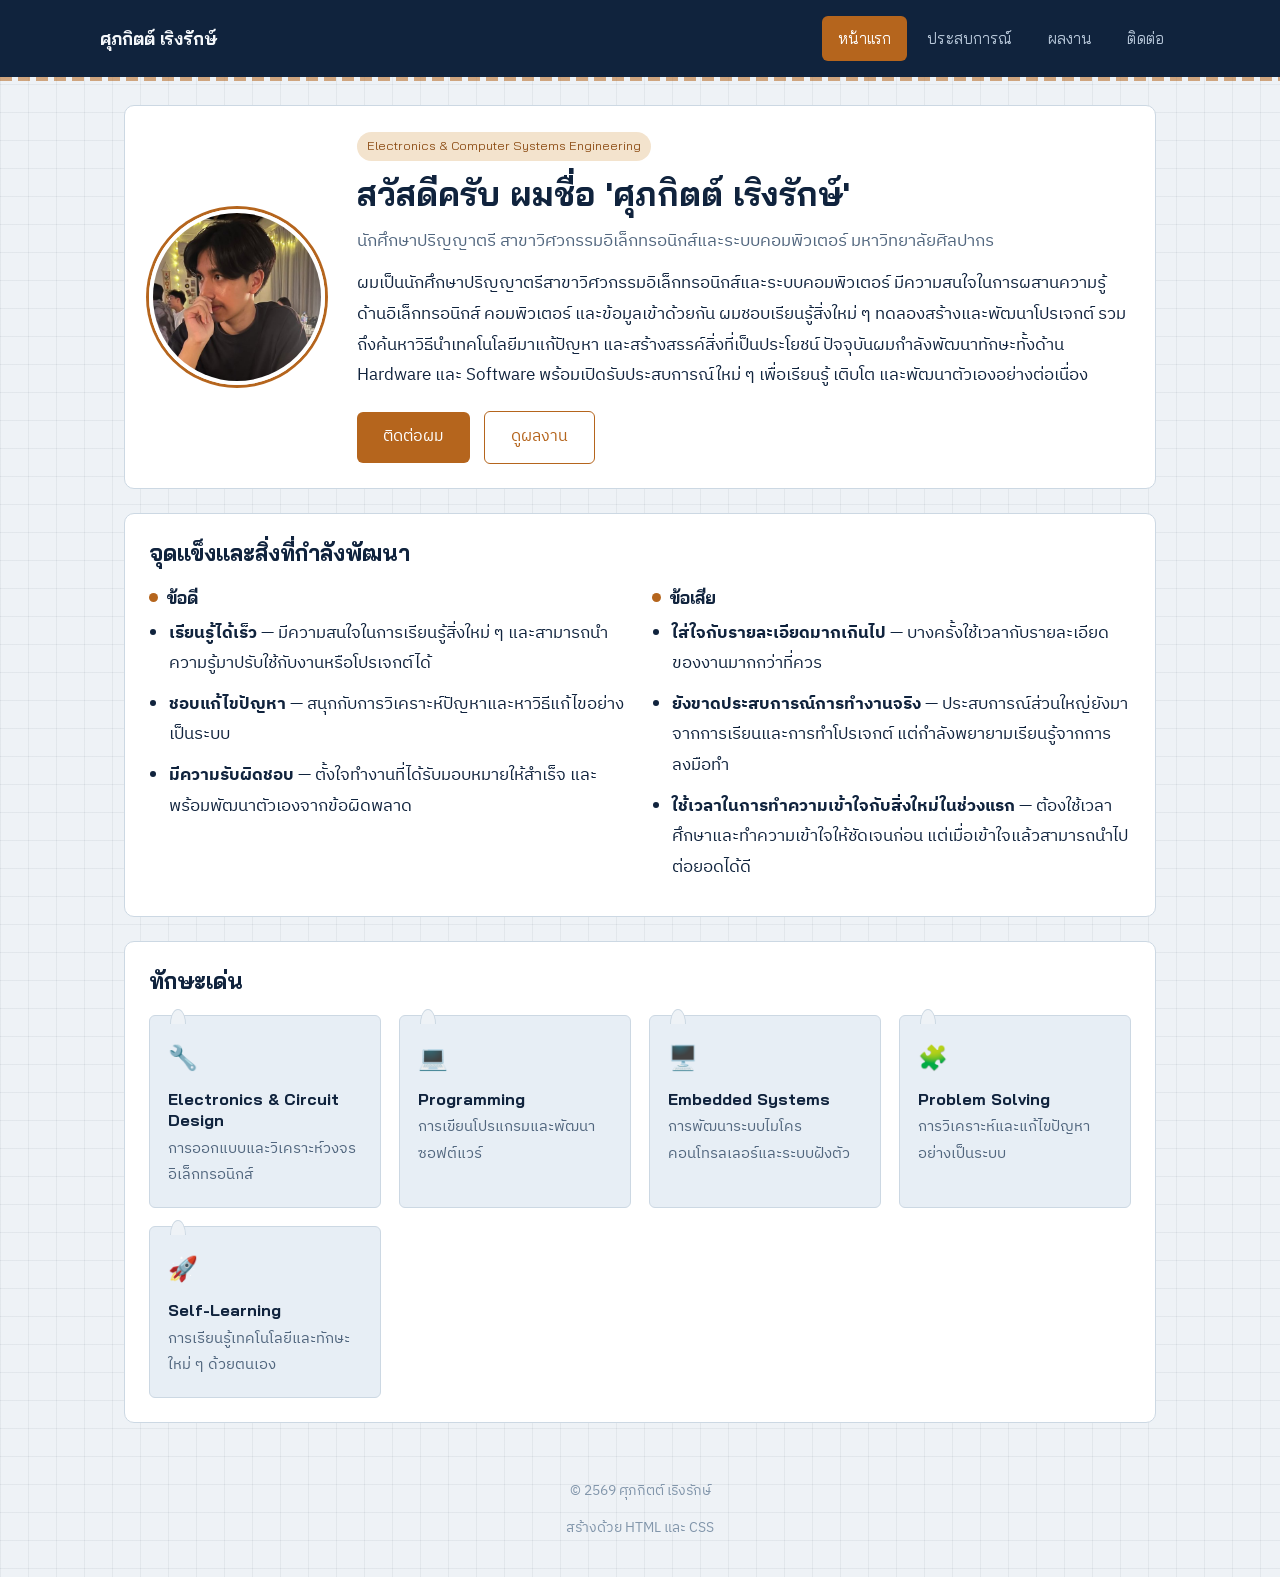
<file: index.html>
<!DOCTYPE html>
<html lang="th">

<head>
  <meta charset="UTF-8">
  <meta name="viewport" content="width=device-width, initial-scale=1.0">
  <title>หน้าแรก | ศุภกิตต์ เริงรักษ์</title>
  <link rel="preconnect" href="https://fonts.googleapis.com">
  <link
    href="https://fonts.googleapis.com/css2?family=Bai+Jamjuree:wght@500;600;700&family=IBM+Plex+Sans+Thai:wght@400;500;600&display=swap"
    rel="stylesheet">
  <link rel="stylesheet" href="style.css">
</head>

<body>

  <header class="site-header">
    <div class="header-inner">
      <a href="index.html" class="logo">ศุภกิตต์ เริงรักษ์</a>
      <button class="menu-toggle" id="menu-toggle" aria-label="เปิดปิดเมนู" aria-expanded="false">☰</button>
      <nav class="site-nav">
        <ul>
          <li><a href="index.html" class="active">หน้าแรก</a></li>
          <li><a href="experience.html">ประสบการณ์</a></li>
          <li><a href="projects.html">ผลงาน</a></li>
          <li><a href="contact.html">ติดต่อ</a></li>
        </ul>
      </nav>
    </div>
  </header>
  <div class="connector-strip"></div>

  <main>

    <section class="hero">
      <div class="avatar-wrap">
        <img src="images/profile.jpg" alt="รูปโปรไฟล์ของศุภกิตต์ เริงรักษ์" class="avatar">
      </div>
      <div class="hero-text">
        <span class="eyebrow">Electronics &amp; Computer Systems Engineering</span>
        <h1>สวัสดีครับ ผมชื่อ 'ศุภกิตต์ เริงรักษ์'</h1>
        <p class="tagline">นักศึกษาปริญญาตรี สาขาวิศวกรรมอิเล็กทรอนิกส์และระบบคอมพิวเตอร์ มหาวิทยาลัยศิลปากร</p>
        <p>
          ผมเป็นนักศึกษาปริญญาตรีสาขาวิศวกรรมอิเล็กทรอนิกส์และระบบคอมพิวเตอร์
          มีความสนใจในการผสานความรู้ด้านอิเล็กทรอนิกส์ คอมพิวเตอร์ และข้อมูลเข้าด้วยกัน
          ผมชอบเรียนรู้สิ่งใหม่ ๆ ทดลองสร้างและพัฒนาโปรเจกต์ รวมถึงค้นหาวิธีนำเทคโนโลยีมาแก้ปัญหา
          และสร้างสรรค์สิ่งที่เป็นประโยชน์ ปัจจุบันผมกำลังพัฒนาทักษะทั้งด้าน Hardware และ Software
          พร้อมเปิดรับประสบการณ์ใหม่ ๆ เพื่อเรียนรู้ เติบโต และพัฒนาตัวเองอย่างต่อเนื่อง
        </p>
        <a href="contact.html" class="btn">ติดต่อผม</a>
        <a href="projects.html" class="btn btn-outline">ดูผลงาน</a>
      </div>
    </section>

    <section class="about">
      <h2>จุดแข็งและสิ่งที่กำลังพัฒนา</h2>
      <div class="two-col">
        <div class="col">
          <h3>ข้อดี</h3>
          <ul>
            <li><strong>เรียนรู้ได้เร็ว</strong> — มีความสนใจในการเรียนรู้สิ่งใหม่ ๆ
              และสามารถนำความรู้มาปรับใช้กับงานหรือโปรเจกต์ได้</li>
            <li><strong>ชอบแก้ไขปัญหา</strong> — สนุกกับการวิเคราะห์ปัญหาและหาวิธีแก้ไขอย่างเป็นระบบ</li>
            <li><strong>มีความรับผิดชอบ</strong> — ตั้งใจทำงานที่ได้รับมอบหมายให้สำเร็จ และพร้อมพัฒนาตัวเองจากข้อผิดพลาด
            </li>
          </ul>
        </div>
        <div class="col">
          <h3>ข้อเสีย</h3>
          <ul>
            <li><strong>ใส่ใจกับรายละเอียดมากเกินไป</strong> — บางครั้งใช้เวลากับรายละเอียดของงานมากกว่าที่ควร</li>
            <li><strong>ยังขาดประสบการณ์การทำงานจริง</strong> — ประสบการณ์ส่วนใหญ่ยังมาจากการเรียนและการทำโปรเจกต์
              แต่กำลังพยายามเรียนรู้จากการลงมือทำ</li>
            <li><strong>ใช้เวลาในการทำความเข้าใจกับสิ่งใหม่ในช่วงแรก</strong> —
              ต้องใช้เวลาศึกษาและทำความเข้าใจให้ชัดเจนก่อน แต่เมื่อเข้าใจแล้วสามารถนำไปต่อยอดได้ดี</li>
          </ul>
        </div>
      </div>
    </section>

    <section class="skills">
      <h2>ทักษะเด่น</h2>
      <div class="skill-grid">
        <div class="skill-card">
          <span class="skill-icon">🔧</span>
          <h3>Electronics &amp; Circuit Design</h3>
          <p>การออกแบบและวิเคราะห์วงจรอิเล็กทรอนิกส์</p>
        </div>
        <div class="skill-card">
          <span class="skill-icon">💻</span>
          <h3>Programming</h3>
          <p>การเขียนโปรแกรมและพัฒนาซอฟต์แวร์</p>
        </div>
        <div class="skill-card">
          <span class="skill-icon">🖥️</span>
          <h3>Embedded Systems</h3>
          <p>การพัฒนาระบบไมโครคอนโทรลเลอร์และระบบฝังตัว</p>
        </div>
        <div class="skill-card">
          <span class="skill-icon">🧩</span>
          <h3>Problem Solving</h3>
          <p>การวิเคราะห์และแก้ไขปัญหาอย่างเป็นระบบ</p>
        </div>
        <div class="skill-card">
          <span class="skill-icon">🚀</span>
          <h3>Self-Learning</h3>
          <p>การเรียนรู้เทคโนโลยีและทักษะใหม่ ๆ ด้วยตนเอง</p>
        </div>
      </div>
    </section>

  </main>

  <footer class="site-footer">
    <p>&copy; 2569 ศุภกิตต์ เริงรักษ์</p>
    <p>สร้างด้วย HTML และ CSS</p>
  </footer>

  <script src="script.js"></script>
</body>

</html>
</file>
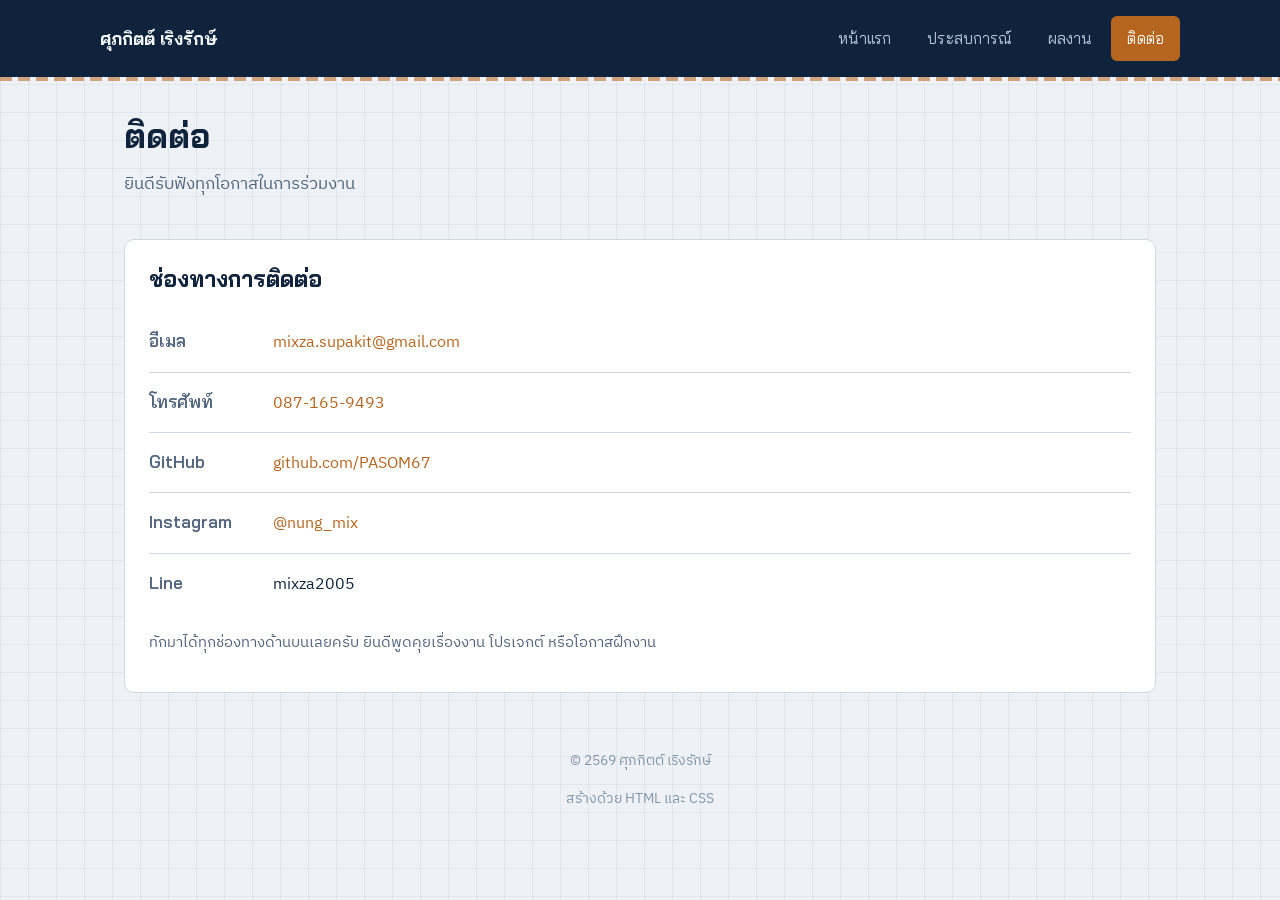
<file: contact.html>
<!DOCTYPE html>
<html lang="th">
<head>
  <meta charset="UTF-8">
  <meta name="viewport" content="width=device-width, initial-scale=1.0">
  <title>ติดต่อ | ศุภกิตต์ เริงรักษ์</title>
  <link rel="preconnect" href="https://fonts.googleapis.com">
  <link href="https://fonts.googleapis.com/css2?family=Bai+Jamjuree:wght@500;600;700&family=IBM+Plex+Sans+Thai:wght@400;500;600&display=swap" rel="stylesheet">
  <link rel="stylesheet" href="style.css">
</head>
<body>

  <header class="site-header">
    <div class="header-inner">
      <a href="index.html" class="logo">ศุภกิตต์ เริงรักษ์</a>
      <button class="menu-toggle" id="menu-toggle" aria-label="เปิดปิดเมนู" aria-expanded="false">☰</button>
      <nav class="site-nav">
        <ul>
          <li><a href="index.html">หน้าแรก</a></li>
          <li><a href="experience.html">ประสบการณ์</a></li>
          <li><a href="projects.html">ผลงาน</a></li>
          <li><a href="contact.html" class="active">ติดต่อ</a></li>
        </ul>
      </nav>
    </div>
  </header>
  <div class="connector-strip"></div>

  <main>

    <section class="page-head">
      <h1>ติดต่อ</h1>
      <p class="tagline">ยินดีรับฟังทุกโอกาสในการร่วมงาน</p>
    </section>

    <section>
      <h2>ช่องทางการติดต่อ</h2>
      <ul class="contact-list">
        <li>
          <span class="label">อีเมล</span>
          <a href="mailto:mixza.supakit@gmail.com">mixza.supakit@gmail.com</a>
        </li>
        <li>
          <span class="label">โทรศัพท์</span>
          <a href="tel:+66871659493">087-165-9493</a>
        </li>
        <li>
          <span class="label">GitHub</span>
          <a href="https://github.com/PASOM67" target="_blank" rel="noopener">github.com/PASOM67</a>
        </li>
        <li>
          <span class="label">Instagram</span>
          <a href="https://instagram.com/nung_mix" target="_blank" rel="noopener">@nung_mix</a>
        </li>
        <li>
          <span class="label">Line</span>
          <span class="value">mixza2005</span>
        </li>
      </ul>
      <p class="contact-note" style="margin-top: 16px;">
        ทักมาได้ทุกช่องทางด้านบนเลยครับ ยินดีพูดคุยเรื่องงาน โปรเจกต์ หรือโอกาสฝึกงาน
      </p>
    </section>

  </main>

  <footer class="site-footer">
    <p>&copy; 2569 ศุภกิตต์ เริงรักษ์</p>
    <p>สร้างด้วย HTML และ CSS</p>
  </footer>

  <script src="script.js"></script>
</body>
</html>
</file>
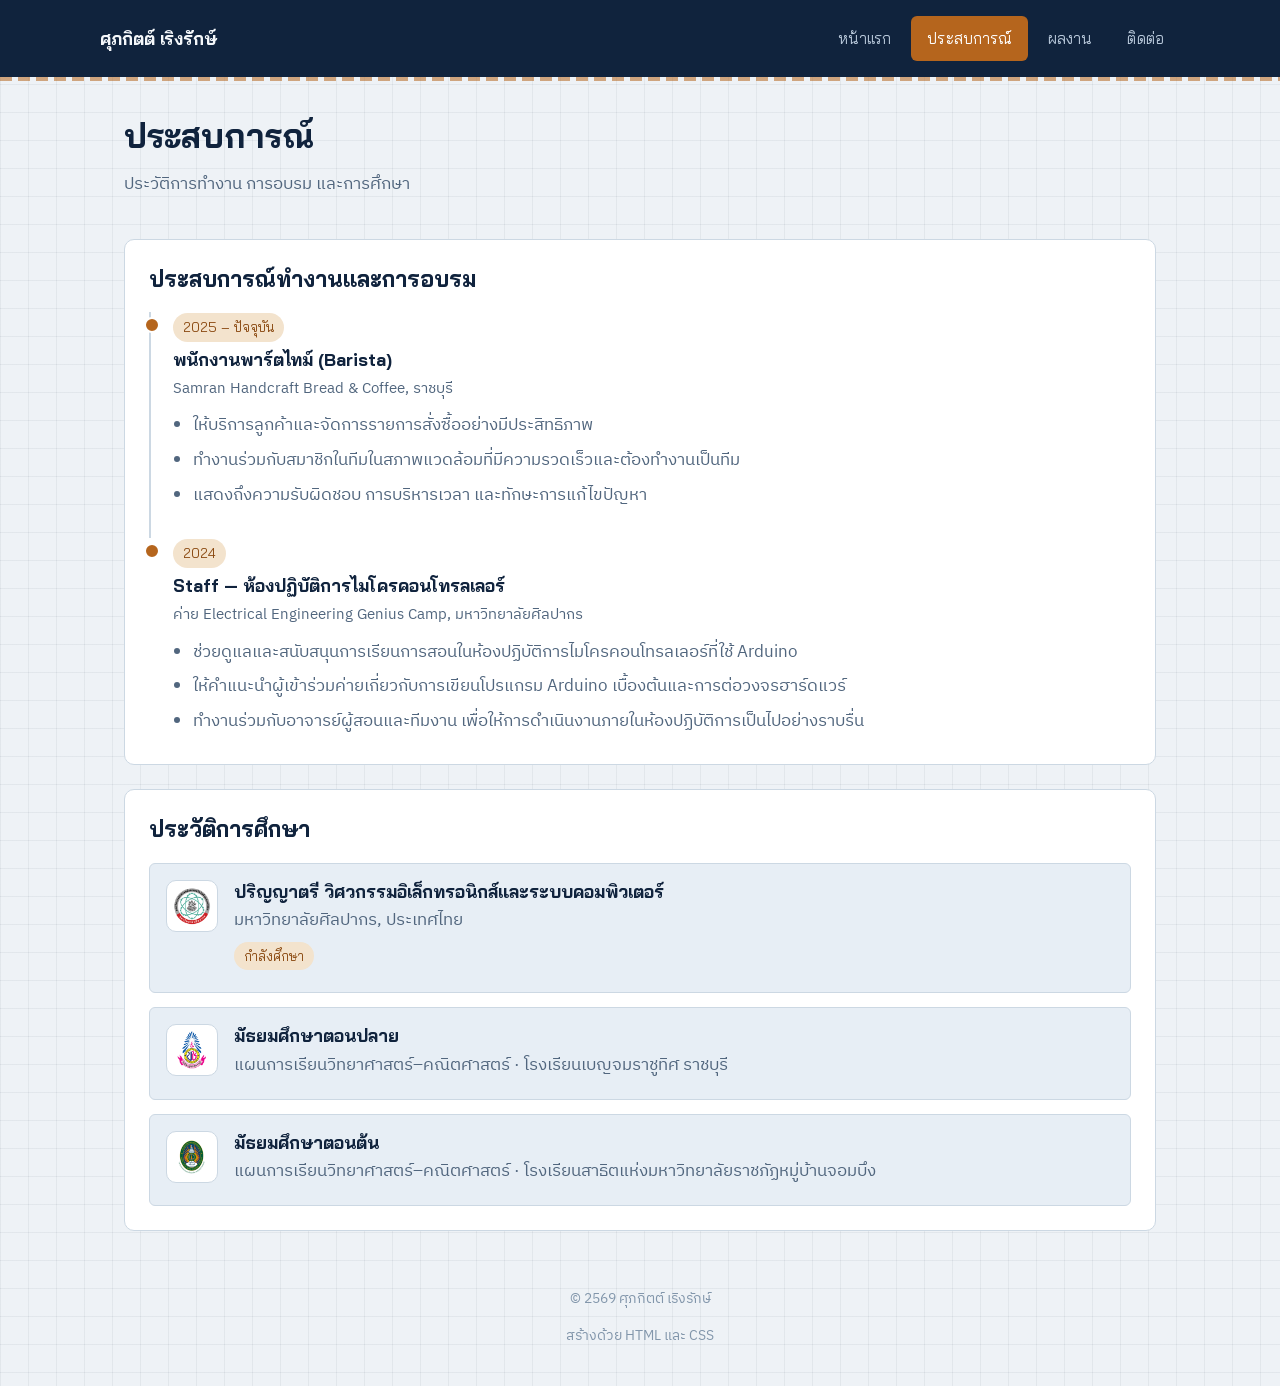
<file: experience.html>
<!DOCTYPE html>
<html lang="th">

<head>
  <meta charset="UTF-8">
  <meta name="viewport" content="width=device-width, initial-scale=1.0">
  <title>ประสบการณ์ | ศุภกิตต์ เริงรักษ์</title>
  <link rel="preconnect" href="https://fonts.googleapis.com">
  <link
    href="https://fonts.googleapis.com/css2?family=Bai+Jamjuree:wght@500;600;700&family=IBM+Plex+Sans+Thai:wght@400;500;600&display=swap"
    rel="stylesheet">
  <link rel="stylesheet" href="style.css">
</head>

<body>

  <header class="site-header">
    <div class="header-inner">
      <a href="index.html" class="logo">ศุภกิตต์ เริงรักษ์</a>
      <button class="menu-toggle" id="menu-toggle" aria-label="เปิดปิดเมนู" aria-expanded="false">☰</button>
      <nav class="site-nav">
        <ul>
          <li><a href="index.html">หน้าแรก</a></li>
          <li><a href="experience.html" class="active">ประสบการณ์</a></li>
          <li><a href="projects.html">ผลงาน</a></li>
          <li><a href="contact.html">ติดต่อ</a></li>
        </ul>
      </nav>
    </div>
  </header>
  <div class="connector-strip"></div>

  <main>

    <section class="page-head">
      <h1>ประสบการณ์</h1>
      <p class="tagline">ประวัติการทำงาน การอบรม และการศึกษา</p>
    </section>

    <section>
      <h2>ประสบการณ์ทำงานและการอบรม</h2>
      <div class="timeline">

        <article class="timeline-item">
          <span class="period">2025 – ปัจจุบัน</span>
          <h3>พนักงานพาร์ตไทม์ (Barista)</h3>
          <span class="org">Samran Handcraft Bread &amp; Coffee, ราชบุรี</span>
          <ul>
            <li>ให้บริการลูกค้าและจัดการรายการสั่งซื้ออย่างมีประสิทธิภาพ</li>
            <li>ทำงานร่วมกับสมาชิกในทีมในสภาพแวดล้อมที่มีความรวดเร็วและต้องทำงานเป็นทีม</li>
            <li>แสดงถึงความรับผิดชอบ การบริหารเวลา และทักษะการแก้ไขปัญหา</li>
          </ul>
        </article>

        <article class="timeline-item">
          <span class="period">2024</span>
          <h3>Staff — ห้องปฏิบัติการไมโครคอนโทรลเลอร์</h3>
          <span class="org">ค่าย Electrical Engineering Genius Camp, มหาวิทยาลัยศิลปากร</span>
          <ul>
            <li>ช่วยดูแลและสนับสนุนการเรียนการสอนในห้องปฏิบัติการไมโครคอนโทรลเลอร์ที่ใช้ Arduino</li>
            <li>ให้คำแนะนำผู้เข้าร่วมค่ายเกี่ยวกับการเขียนโปรแกรม Arduino เบื้องต้นและการต่อวงจรฮาร์ดแวร์</li>
            <li>ทำงานร่วมกับอาจารย์ผู้สอนและทีมงาน เพื่อให้การดำเนินงานภายในห้องปฏิบัติการเป็นไปอย่างราบรื่น</li>
          </ul>
        </article>

      </div>
    </section>

    <section>
      <h2>ประวัติการศึกษา</h2>
      <div class="edu-grid">

        <div class="edu-card">
          <img class="edu-badge" src="images/SU.png" alt="ตรามหาวิทยาลัยศิลปากร">
          <div class="edu-body">
            <h3>ปริญญาตรี วิศวกรรมอิเล็กทรอนิกส์และระบบคอมพิวเตอร์</h3>
            <span class="org">มหาวิทยาลัยศิลปากร, ประเทศไทย</span>
            <span class="period">กำลังศึกษา</span>
          </div>
        </div>

        <div class="edu-card">
          <img class="edu-badge" src="images/BJ.png" alt="โรงเรียนเบญจมราชูทิศ ราชบุรี">
          <div class="edu-body">
            <h3>มัธยมศึกษาตอนปลาย</h3>
            <span class="org">แผนการเรียนวิทยาศาสตร์–คณิตศาสตร์ · โรงเรียนเบญจมราชูทิศ ราชบุรี</span>
          </div>
        </div>

        <div class="edu-card">
          <img class="edu-badge" src="images/DSMCRU.png" alt="โรงเรียนสาธิตแห่งมหาวิทยาลัยราชภัฏหมู่บ้านจอมบึง">
          <div class="edu-body">
            <h3>มัธยมศึกษาตอนต้น</h3>
            <span class="org">แผนการเรียนวิทยาศาสตร์–คณิตศาสตร์ ·
              โรงเรียนสาธิตแห่งมหาวิทยาลัยราชภัฏหมู่บ้านจอมบึง</span>
          </div>
        </div>

      </div>
    </section>

  </main>

  <footer class="site-footer">
    <p>&copy; 2569 ศุภกิตต์ เริงรักษ์</p>
    <p>สร้างด้วย HTML และ CSS</p>
  </footer>

  <script src="script.js"></script>
</body>

</html>
</file>
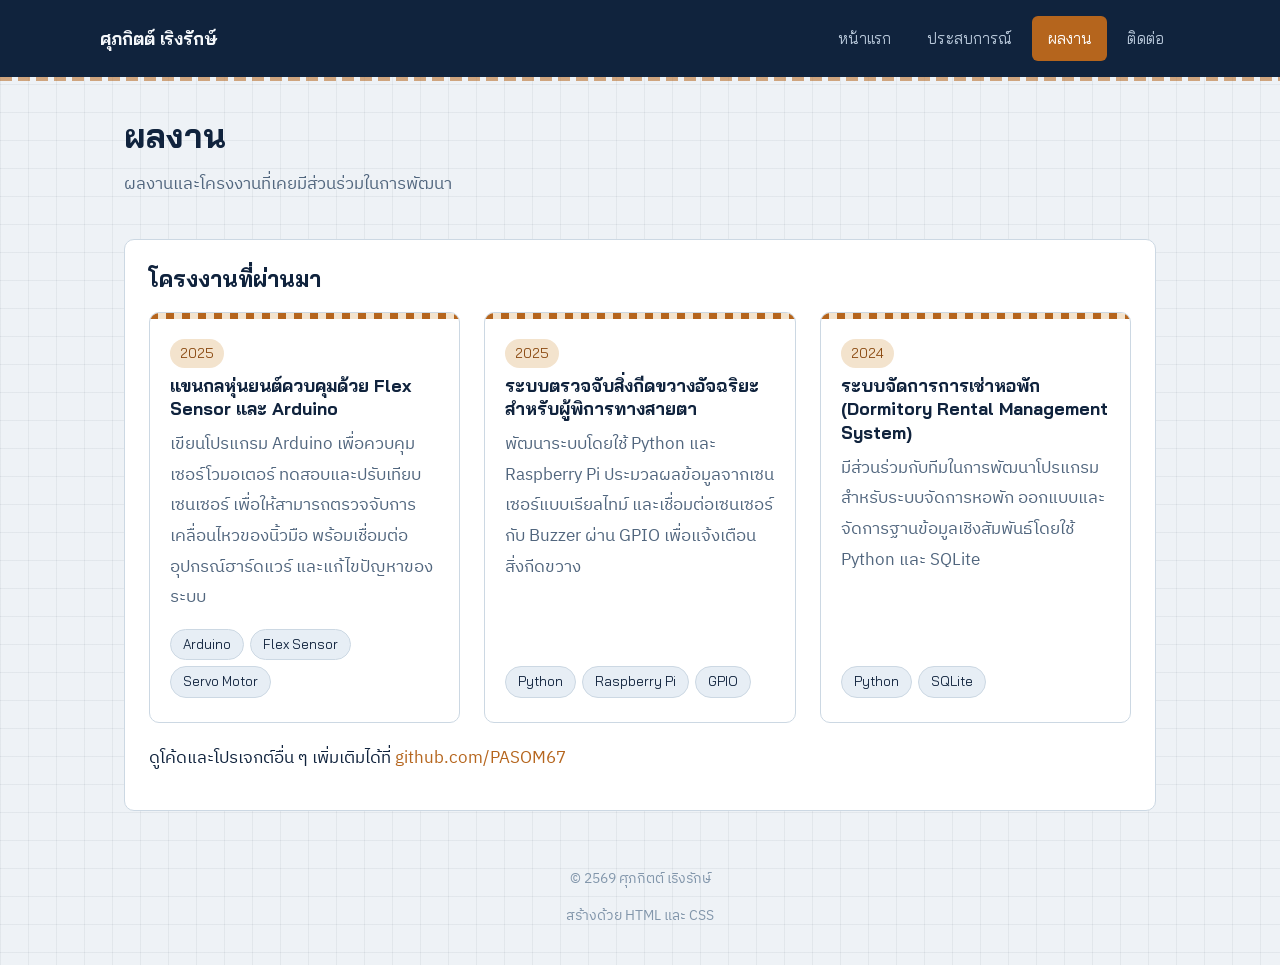
<file: projects.html>
<!DOCTYPE html>
<html lang="th">
<head>
  <meta charset="UTF-8">
  <meta name="viewport" content="width=device-width, initial-scale=1.0">
  <title>ผลงาน | ศุภกิตต์ เริงรักษ์</title>
  <link rel="preconnect" href="https://fonts.googleapis.com">
  <link href="https://fonts.googleapis.com/css2?family=Bai+Jamjuree:wght@500;600;700&family=IBM+Plex+Sans+Thai:wght@400;500;600&display=swap" rel="stylesheet">
  <link rel="stylesheet" href="style.css">
</head>
<body>

  <header class="site-header">
    <div class="header-inner">
      <a href="index.html" class="logo">ศุภกิตต์ เริงรักษ์</a>
      <button class="menu-toggle" id="menu-toggle" aria-label="เปิดปิดเมนู" aria-expanded="false">☰</button>
      <nav class="site-nav">
        <ul>
          <li><a href="index.html">หน้าแรก</a></li>
          <li><a href="experience.html">ประสบการณ์</a></li>
          <li><a href="projects.html" class="active">ผลงาน</a></li>
          <li><a href="contact.html">ติดต่อ</a></li>
        </ul>
      </nav>
    </div>
  </header>
  <div class="connector-strip"></div>

  <main>

    <section class="page-head">
      <h1>ผลงาน</h1>
      <p class="tagline">ผลงานและโครงงานที่เคยมีส่วนร่วมในการพัฒนา</p>
    </section>

    <section>
      <h2>โครงงานที่ผ่านมา</h2>
      <div class="project-grid">

        <article class="project-card">
          <div class="project-top"></div>
          <div class="project-body">
            <span class="period">2025</span>
            <h3>แขนกลหุ่นยนต์ควบคุมด้วย Flex Sensor และ Arduino</h3>
            <p>
              เขียนโปรแกรม Arduino เพื่อควบคุมเซอร์โวมอเตอร์ ทดสอบและปรับเทียบเซนเซอร์
              เพื่อให้สามารถตรวจจับการเคลื่อนไหวของนิ้วมือ พร้อมเชื่อมต่ออุปกรณ์ฮาร์ดแวร์
              และแก้ไขปัญหาของระบบ
            </p>
            <ul class="tech-list">
              <li>Arduino</li>
              <li>Flex Sensor</li>
              <li>Servo Motor</li>
            </ul>
          </div>
        </article>

        <article class="project-card">
          <div class="project-top"></div>
          <div class="project-body">
            <span class="period">2025</span>
            <h3>ระบบตรวจจับสิ่งกีดขวางอัจฉริยะสำหรับผู้พิการทางสายตา</h3>
            <p>
              พัฒนาระบบโดยใช้ Python และ Raspberry Pi ประมวลผลข้อมูลจากเซนเซอร์แบบเรียลไทม์
              และเชื่อมต่อเซนเซอร์กับ Buzzer ผ่าน GPIO เพื่อแจ้งเตือนสิ่งกีดขวาง
            </p>
            <ul class="tech-list">
              <li>Python</li>
              <li>Raspberry Pi</li>
              <li>GPIO</li>
            </ul>
          </div>
        </article>

        <article class="project-card">
          <div class="project-top"></div>
          <div class="project-body">
            <span class="period">2024</span>
            <h3>ระบบจัดการการเช่าหอพัก (Dormitory Rental Management System)</h3>
            <p>
              มีส่วนร่วมกับทีมในการพัฒนาโปรแกรมสำหรับระบบจัดการหอพัก
              ออกแบบและจัดการฐานข้อมูลเชิงสัมพันธ์โดยใช้ Python และ SQLite
            </p>
            <ul class="tech-list">
              <li>Python</li>
              <li>SQLite</li>
            </ul>
          </div>
        </article>

      </div>
      <p style="margin-top: 20px;">
        ดูโค้ดและโปรเจกต์อื่น ๆ เพิ่มเติมได้ที่
        <a href="https://github.com/PASOM67" target="_blank" rel="noopener">github.com/PASOM67</a>
      </p>
    </section>

  </main>

  <footer class="site-footer">
    <p>&copy; 2569 ศุภกิตต์ เริงรักษ์</p>
    <p>สร้างด้วย HTML และ CSS</p>
  </footer>

  <script src="script.js"></script>
</body>
</html>
</file>
<file: style.css>
/* =====================================================
   0. RESET
===================================================== */
* {
  margin: 0;
  padding: 0;
  box-sizing: border-box;
}

/* =====================================================
   1. DESIGN TOKENS
===================================================== */
:root {
  /* base palette — "blueprint / PCB" theme */
  --paper: #eef2f6;
  --surface: #ffffff;
  --grid-line: rgba(16, 35, 61, 0.055);

  --ink: #10233d;
  --ink-soft: #51667e;
  --ink-faint: #8296ab;

  --border: #ccd8e3;

  --accent: #b5651d;
  /* copper / solder */
  --accent-dark: #8c4c14;
  --accent-soft: #f3e3cd;
  --accent-soft-2: #e7eef5;

  --radius: 10px;
  --radius-sm: 6px;
  --gap: 24px;
  --max-width: 1080px;
}

/* =====================================================
   2. BASE TYPE & BACKGROUND
===================================================== */
body {
  font-family: "IBM Plex Sans Thai", "Sarabun", "Segoe UI", Tahoma, sans-serif;
  font-size: 17px;
  line-height: 1.8;
  color: var(--ink);
  background-color: var(--paper);
  background-image:
    linear-gradient(var(--grid-line) 1px, transparent 1px),
    linear-gradient(90deg, var(--grid-line) 1px, transparent 1px);
  background-size: 28px 28px;
}

h1,
h2,
h3 {
  font-family: "Bai Jamjuree", "IBM Plex Sans Thai", sans-serif;
  line-height: 1.35;
  color: var(--ink);
  font-weight: 700;
}

h1 {
  font-size: 2.1rem;
  margin-bottom: 10px;
}

h2 {
  font-size: 1.4rem;
  margin-bottom: 18px;
}

h3 {
  font-size: 1.1rem;
  margin-bottom: 8px;
}

p {
  margin-bottom: 12px;
}

a {
  color: var(--accent);
  text-decoration: none;
}

a:hover {
  color: var(--accent-dark);
  text-decoration: underline;
}

a:focus-visible,
button:focus-visible,
input:focus-visible,
textarea:focus-visible {
  outline: 2px solid var(--accent);
  outline-offset: 2px;
}

.tagline {
  color: var(--ink-soft);
  font-size: 1.05rem;
}

.eyebrow {
  display: inline-block;
  font-family: "Bai Jamjuree", sans-serif;
  font-size: 0.78rem;
  color: var(--accent-dark);
  background: var(--accent-soft);
  padding: 3px 10px;
  border-radius: 999px;
  margin-bottom: 10px;
}

/* =====================================================
   3. HEADER — styled like a PCB edge connector
===================================================== */
.site-header {
  display: flex;
  justify-content: space-between;
  align-items: center;
  flex-wrap: wrap;
  gap: 16px;
  padding: 16px 24px;
  background-color: var(--ink);
}

.connector-strip {
  height: 4px;
  background: repeating-linear-gradient(90deg,
      var(--accent) 0 12px,
      transparent 12px 18px);
  opacity: 0.55;
}

.header-inner {
  width: 100%;
  max-width: var(--max-width);
  margin: 0 auto;
  display: flex;
  justify-content: space-between;
  align-items: center;
  flex-wrap: wrap;
  gap: 16px;
}

.logo {
  font-family: "Bai Jamjuree", sans-serif;
  font-size: 1.1rem;
  font-weight: 700;
  color: #f4f7fa;
}

.logo:hover {
  color: #fff;
  text-decoration: none;
}

.menu-toggle {
  display: none;
  background: none;
  border: 1px solid rgba(255, 255, 255, 0.25);
  border-radius: var(--radius-sm);
  padding: 6px 12px;
  font-size: 1.3rem;
  color: #f4f7fa;
  cursor: pointer;
}

.site-nav ul {
  display: flex;
  list-style: none;
  gap: 4px;
  flex-wrap: wrap;
}

.site-nav a {
  display: block;
  padding: 9px 16px;
  border-radius: var(--radius-sm);
  color: #b9c9db;
  font-family: "Bai Jamjuree", sans-serif;
  font-size: 0.95rem;
  letter-spacing: 0.01em;
  transition: background-color 0.2s, color 0.2s;
}

.site-nav a:hover {
  background-color: rgba(255, 255, 255, 0.08);
  color: #ffffff;
  text-decoration: none;
}

.site-nav a.active {
  background-color: var(--accent);
  color: #ffffff;
}

/* =====================================================
   4. PAGE STRUCTURE
===================================================== */
main {
  max-width: var(--max-width);
  margin: 0 auto;
  padding: var(--gap) 24px 8px;
}

section {
  background-color: var(--surface);
  border: 1px solid var(--border);
  border-radius: var(--radius);
  padding: var(--gap);
  margin-bottom: var(--gap);
}

.page-head {
  background-color: transparent;
  border: none;
  padding: 8px 0 4px;
}

.btn {
  display: inline-block;
  padding: 11px 26px;
  margin-top: 8px;
  margin-right: 10px;
  background-color: var(--accent);
  color: #ffffff;
  border: none;
  border-radius: var(--radius-sm);
  font-size: 1rem;
  font-family: inherit;
  cursor: pointer;
  transition: background-color 0.2s;
}

.btn:hover {
  background-color: var(--accent-dark);
  text-decoration: none;
}

.btn.btn-outline {
  background: transparent;
  color: var(--accent);
  border: 1.5px solid var(--accent);
}

.btn.btn-outline:hover {
  background: var(--accent-soft);
  color: var(--accent-dark);
}

.site-footer {
  max-width: var(--max-width);
  margin: 0 auto;
  padding: var(--gap) 24px;
  text-align: center;
  color: var(--ink-faint);
  font-size: 0.88rem;
}

/* =====================================================
   5. HERO (Home)
===================================================== */
.hero {
  display: flex;
  align-items: center;
  gap: 32px;
  flex-wrap: wrap;
}

.avatar-wrap {
  position: relative;
  flex: 0 0 auto;
}

.avatar {
  width: 176px;
  height: 176px;
  object-fit: cover;
  border-radius: 50%;
  border: 4px solid var(--surface);
  box-shadow: 0 0 0 3px var(--accent);
  display: block;
}

.hero-text {
  flex: 1;
  min-width: 260px;
}

/* =====================================================
   6. TWO-COL (strengths / growth areas)
===================================================== */
.two-col {
  display: flex;
  gap: var(--gap);
  flex-wrap: wrap;
}

.two-col .col {
  flex: 1;
  min-width: 260px;
}

.two-col h3 {
  display: flex;
  align-items: center;
  gap: 8px;
}

.two-col h3::before {
  content: "";
  width: 9px;
  height: 9px;
  border-radius: 50%;
  background: var(--accent);
  flex-shrink: 0;
}

.two-col ul {
  padding-left: 20px;
}

.two-col li {
  margin-bottom: 10px;
}

/* =====================================================
   7. SKILLS — styled like IC / chip components
===================================================== */
.skill-grid {
  display: grid;
  grid-template-columns: repeat(auto-fit, minmax(200px, 1fr));
  gap: 18px;
}

.skill-card {
  position: relative;
  padding: 22px 18px 18px;
  background-color: var(--accent-soft-2);
  border: 1px solid var(--border);
  border-radius: var(--radius-sm);
  transition: transform 0.2s, box-shadow 0.2s;
}

/* the little notch that marks pin-1 on an IC package */
.skill-card::before {
  content: "";
  position: absolute;
  top: -7px;
  left: 20px;
  width: 14px;
  height: 14px;
  background: var(--paper);
  border: 1px solid var(--border);
  border-bottom: none;
  border-radius: 50% 50% 0 0 / 100% 100% 0 0;
}

.skill-card:hover {
  transform: translateY(-3px);
  box-shadow: 0 8px 18px rgba(16, 35, 61, 0.1);
}

.skill-icon {
  font-size: 1.5rem;
  display: block;
  margin-bottom: 8px;
}

.skill-card h3 {
  font-size: 1rem;
  margin-bottom: 4px;
}

.skill-card p {
  color: var(--ink-soft);
  font-size: 0.92rem;
  margin-bottom: 0;
}

/* =====================================================
   8. TIMELINE (Experience)
===================================================== */
.timeline-item {
  padding: 0 0 24px 22px;
  border-left: 2px solid var(--border);
  position: relative;
}

.timeline-item:last-child {
  padding-bottom: 0;
  border-left-color: transparent;
}

.timeline-item::before {
  content: "";
  position: absolute;
  left: -7px;
  top: 5px;
  width: 12px;
  height: 12px;
  background-color: var(--accent);
  border: 2px solid var(--surface);
  border-radius: 50%;
}

.period {
  display: inline-block;
  font-family: "Bai Jamjuree", sans-serif;
  color: var(--accent-dark);
  background: var(--accent-soft);
  padding: 2px 10px;
  border-radius: 999px;
  font-size: 0.85rem;
  margin-bottom: 6px;
}

.timeline-item h3 {
  margin-bottom: 4px;
}

.timeline-item .org {
  color: var(--ink-soft);
  font-size: 0.94rem;
  margin-bottom: 8px;
  display: block;
}

.timeline-item ul {
  padding-left: 20px;
}

.timeline-item li {
  margin-bottom: 4px;
  color: var(--ink-soft);
}

/* =====================================================
   9. EDUCATION cards
===================================================== */
.edu-grid {
  display: grid;
  gap: 14px;
}

.edu-card {
  display: flex;
  align-items: flex-start;
  gap: 16px;
  padding: 16px;
  border: 1px solid var(--border);
  border-radius: var(--radius-sm);
  background: var(--accent-soft-2);
}

.edu-badge {
  flex: 0 0 auto;
  width: 52px;
  height: 52px;
  border-radius: 10px;
  background: #ffffff;
  border: 1px solid var(--border);
  padding: 6px;
  object-fit: contain;
}

.edu-body h3 {
  margin-bottom: 2px;
}

.edu-body .org {
  color: var(--ink-soft);
  display: block;
  margin-bottom: 2px;
}

.edu-body .period {
  margin-top: 4px;
}

/* =====================================================
   10. PROJECTS
===================================================== */
.project-grid {
  display: grid;
  grid-template-columns: repeat(auto-fit, minmax(280px, 1fr));
  gap: var(--gap);
}

.project-card {
  display: flex;
  flex-direction: column;
  border: 1px solid var(--border);
  border-radius: var(--radius);
  overflow: hidden;
  background: var(--surface);
  transition: box-shadow 0.2s;
}

.project-card:hover {
  box-shadow: 0 8px 22px rgba(16, 35, 61, 0.1);
}

.project-card .project-top {
  height: 6px;
  background: repeating-linear-gradient(90deg,
      var(--accent) 0 8px,
      var(--accent-soft) 8px 16px);
}

.project-body {
  padding: 20px;
  display: flex;
  flex-direction: column;
  flex: 1;
}

.project-body .period {
  align-self: flex-start;
}

.project-body p {
  color: var(--ink-soft);
  flex: 1;
}

.tech-list {
  display: flex;
  flex-wrap: wrap;
  gap: 6px;
  list-style: none;
  margin: 4px 0 4px;
}

.tech-list li {
  padding: 3px 12px;
  background-color: var(--accent-soft-2);
  border: 1px solid var(--border);
  color: var(--ink);
  border-radius: 999px;
  font-family: "Bai Jamjuree", sans-serif;
  font-size: 0.82rem;
}

/* =====================================================
   11. CONTACT
===================================================== */
.contact-list {
  list-style: none;
}

.contact-list li {
  display: flex;
  align-items: baseline;
  gap: 14px;
  flex-wrap: wrap;
  padding: 14px 0;
  border-bottom: 1px solid var(--border);
}

.contact-list li:last-child {
  border-bottom: none;
}

.contact-list .label {
  min-width: 110px;
  font-family: "Bai Jamjuree", sans-serif;
  font-weight: 600;
  color: var(--ink-soft);
}

.contact-list a,
.contact-list span.value {
  font-size: 1.02rem;
}

.contact-note {
  color: var(--ink-soft);
  font-size: 0.95rem;
}

/* =====================================================
   12. RESPONSIVE — tablet & mobile
===================================================== */
@media (max-width: 768px) {
  body {
    font-size: 16px;
  }

  .menu-toggle {
    display: block;
  }

  .site-nav {
    display: none;
    width: 100%;
  }

  .site-nav.open {
    display: block;
  }

  .site-nav ul {
    flex-direction: column;
  }

  .hero {
    flex-direction: column;
    text-align: center;
  }

  .two-col h3 {
    justify-content: center;
  }

  .two-col ul {
    text-align: left;
  }

  h1 {
    font-size: 1.7rem;
  }

  h2 {
    font-size: 1.3rem;
  }

  main {
    padding: 16px;
  }

  section {
    padding: 18px;
  }

  .contact-list li {
    flex-direction: column;
    gap: 4px;
  }
}

@media (max-width: 480px) {
  .avatar {
    width: 140px;
    height: 140px;
  }

  .btn {
    display: block;
    text-align: center;
    margin-right: 0;
  }
}

/* =====================================================
   13. PRINT
===================================================== */
@media print {

  .site-header,
  .connector-strip,
  .site-footer,
  .btn,
  .menu-toggle {
    display: none;
  }

  body {
    background-image: none;
  }

  section {
    border: none;
    box-shadow: none;
  }
}
</file>
